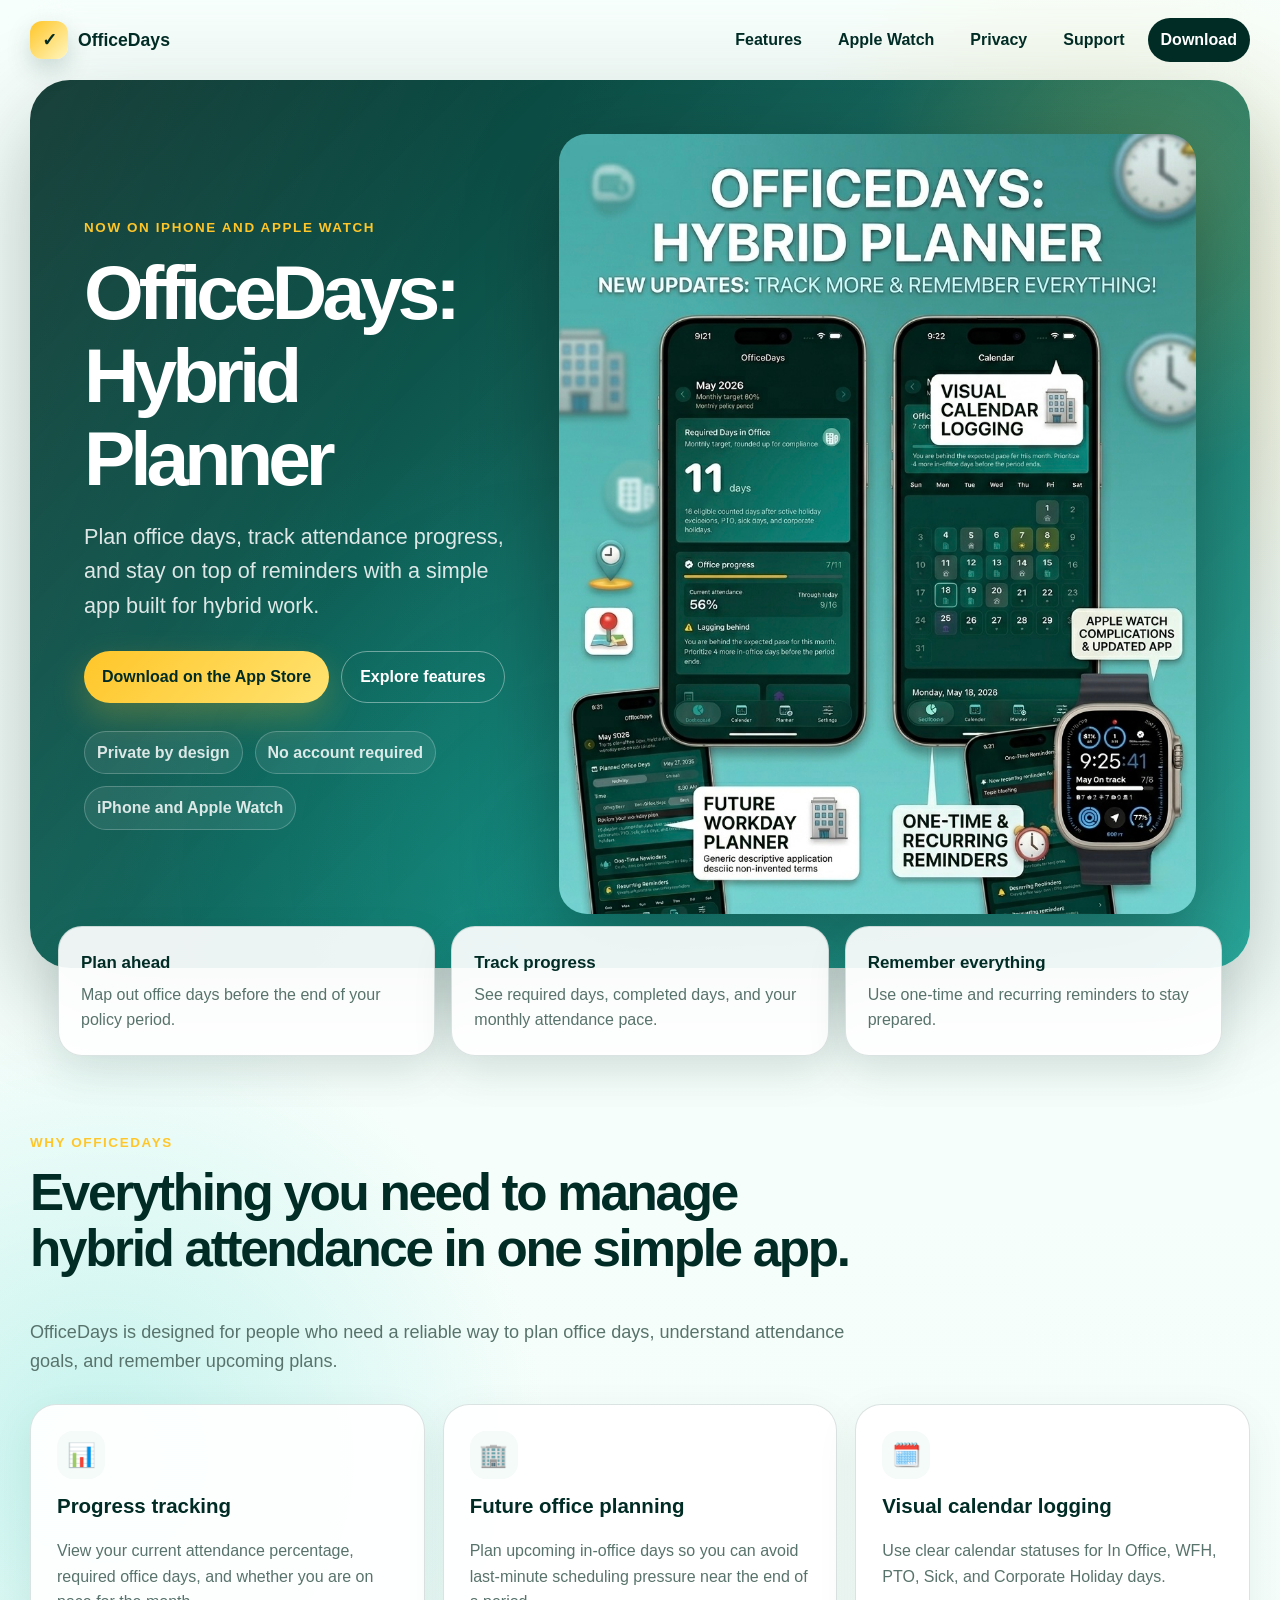
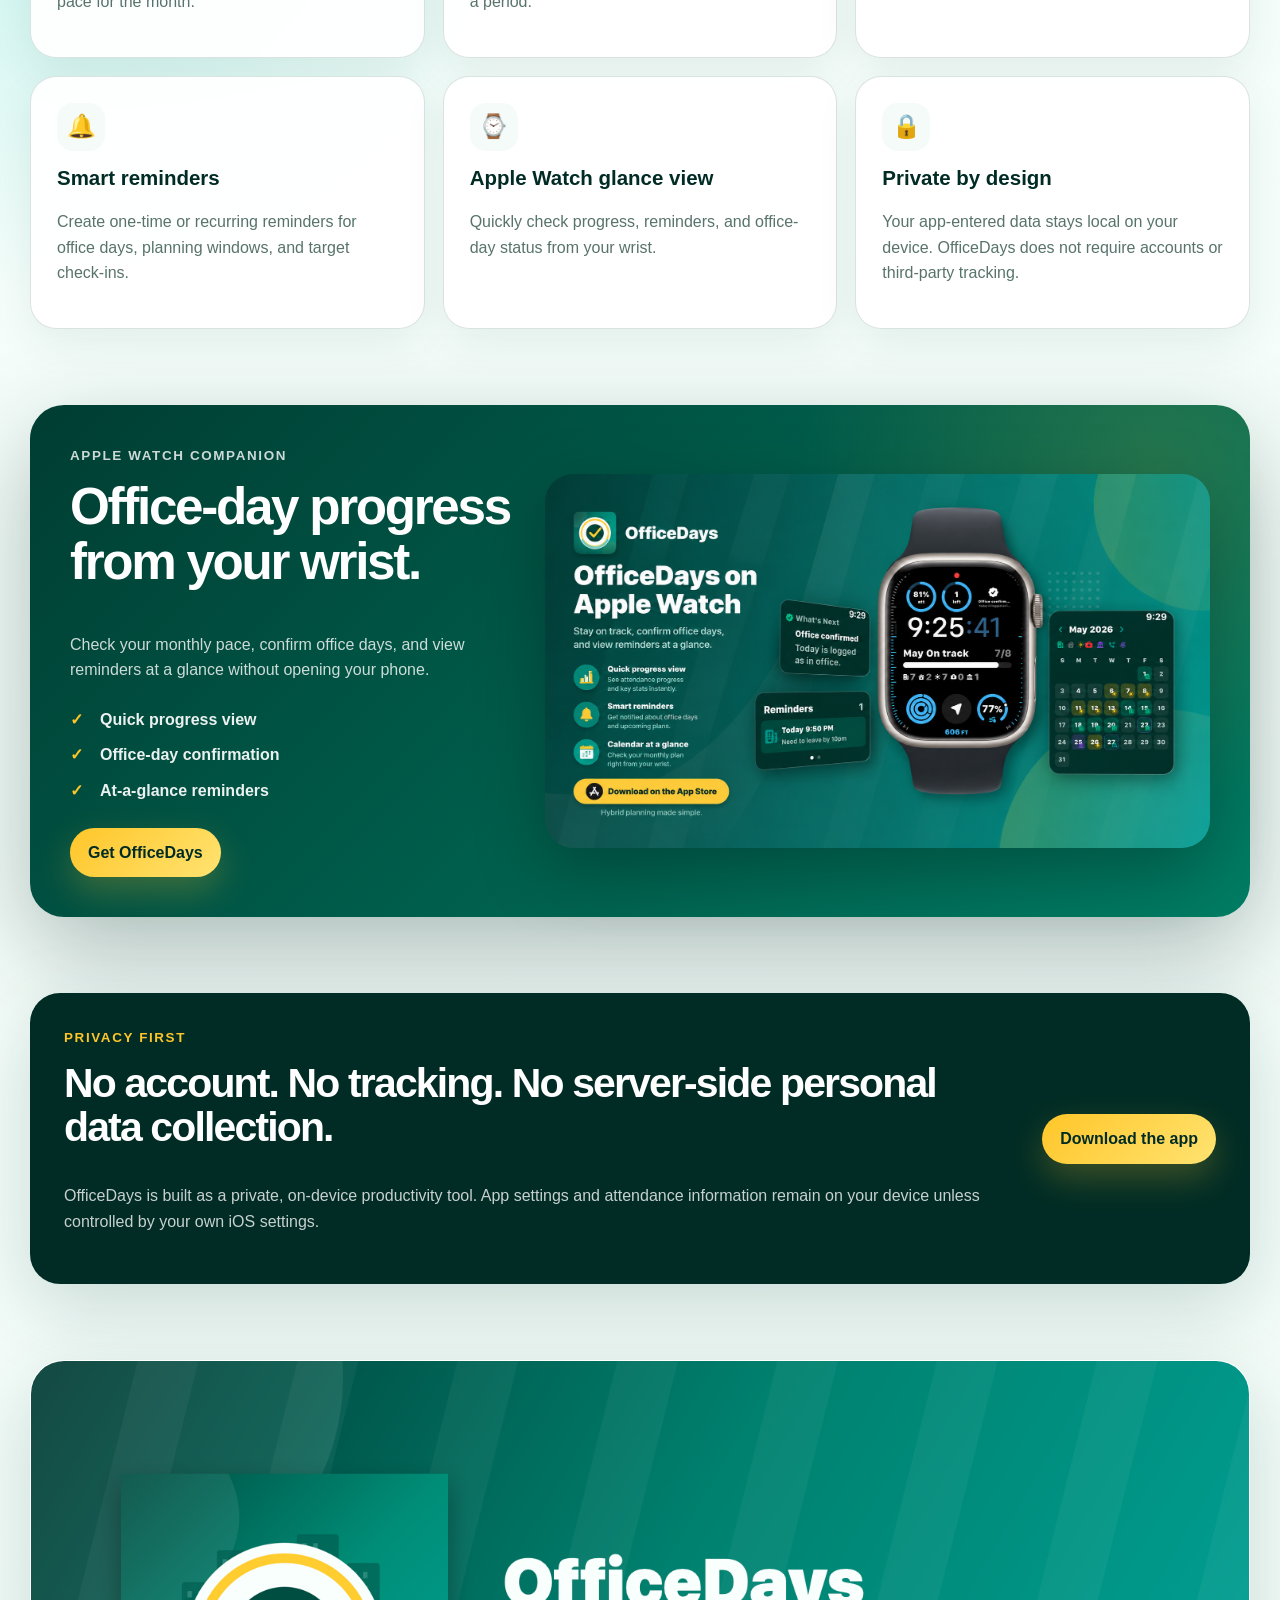
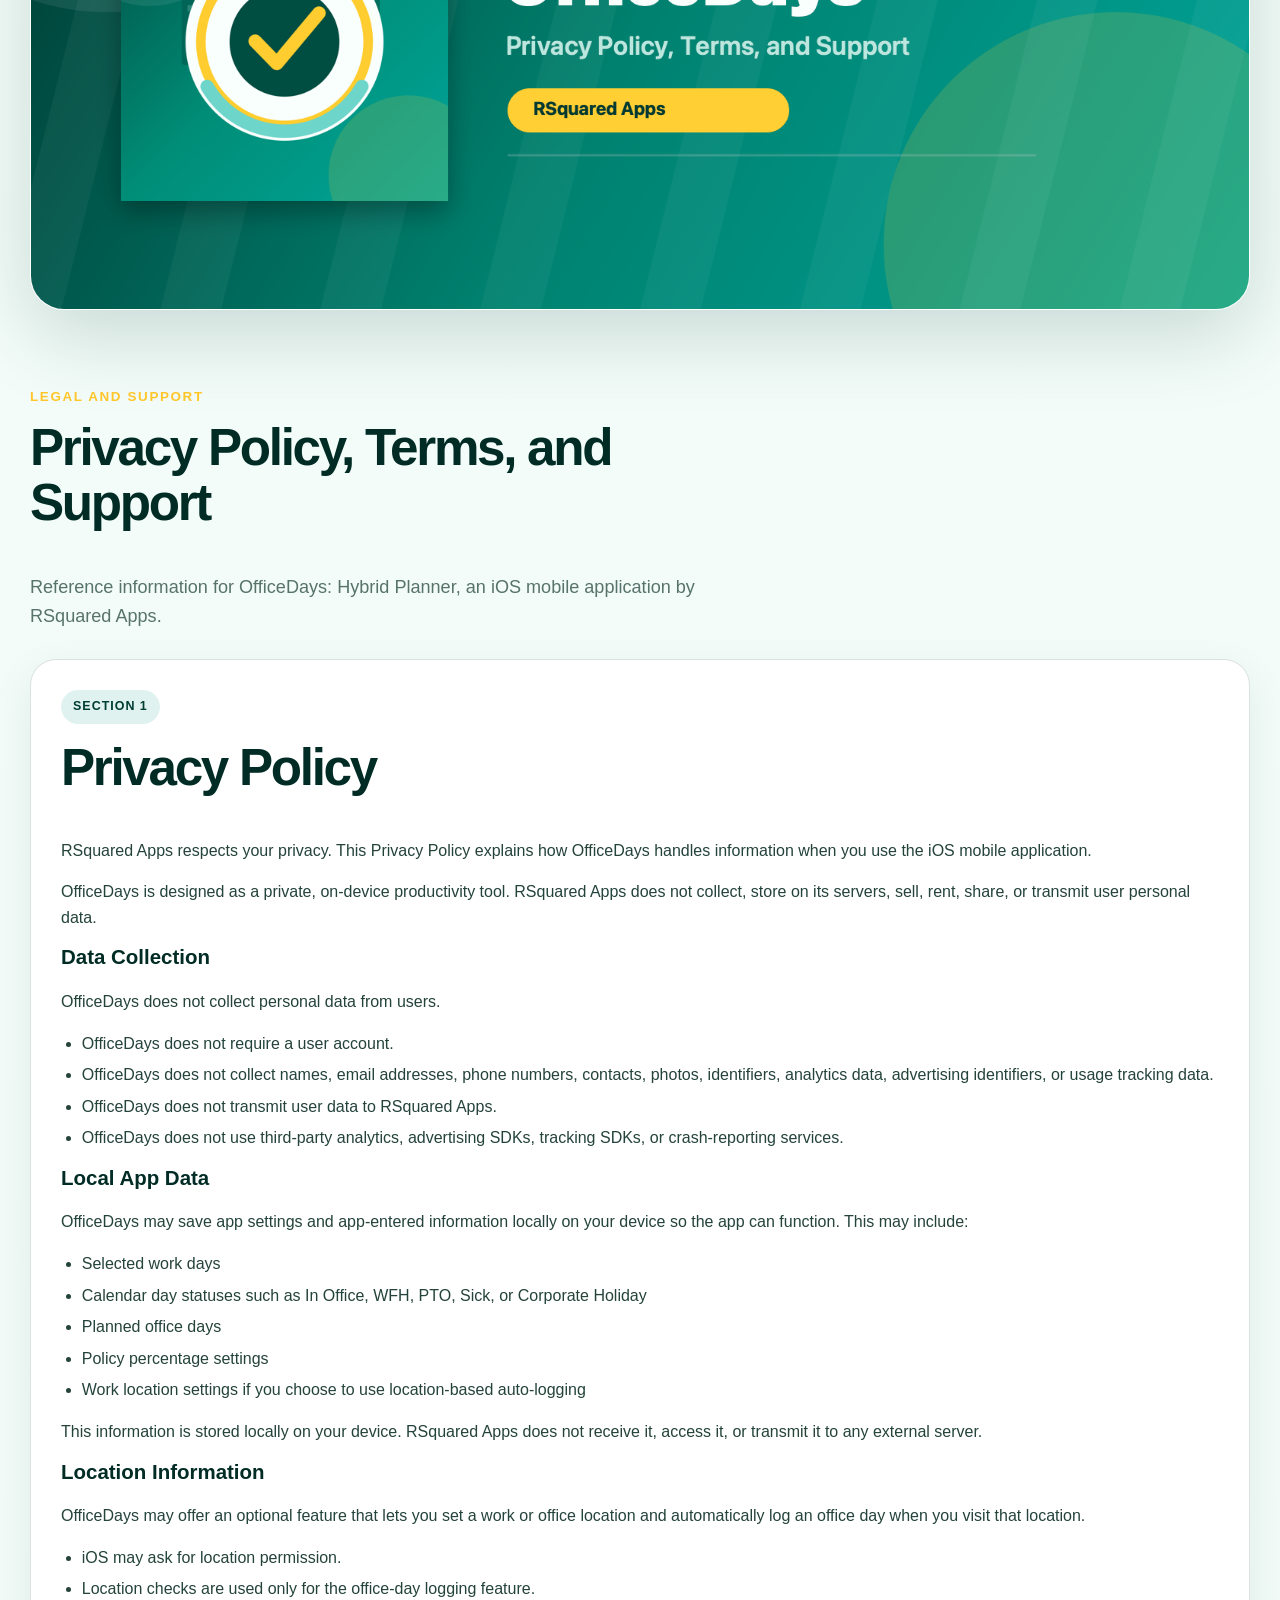
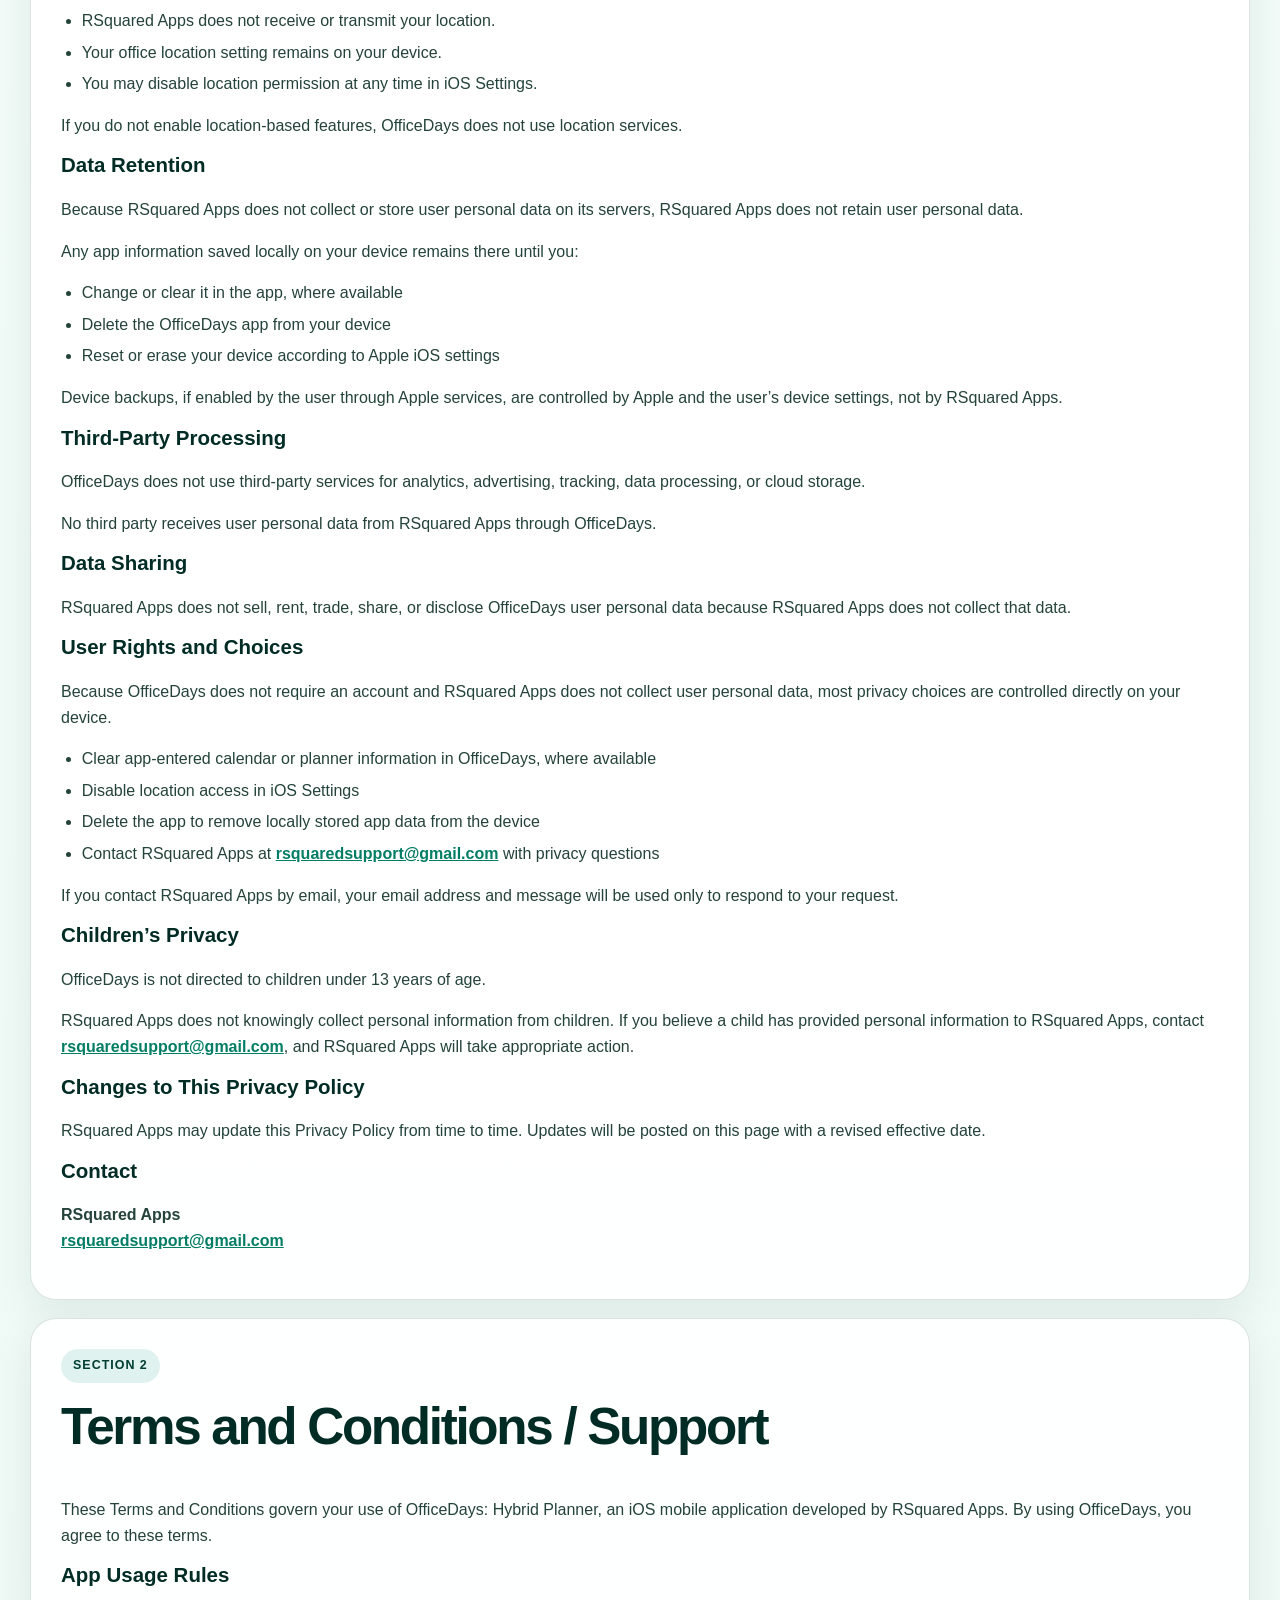
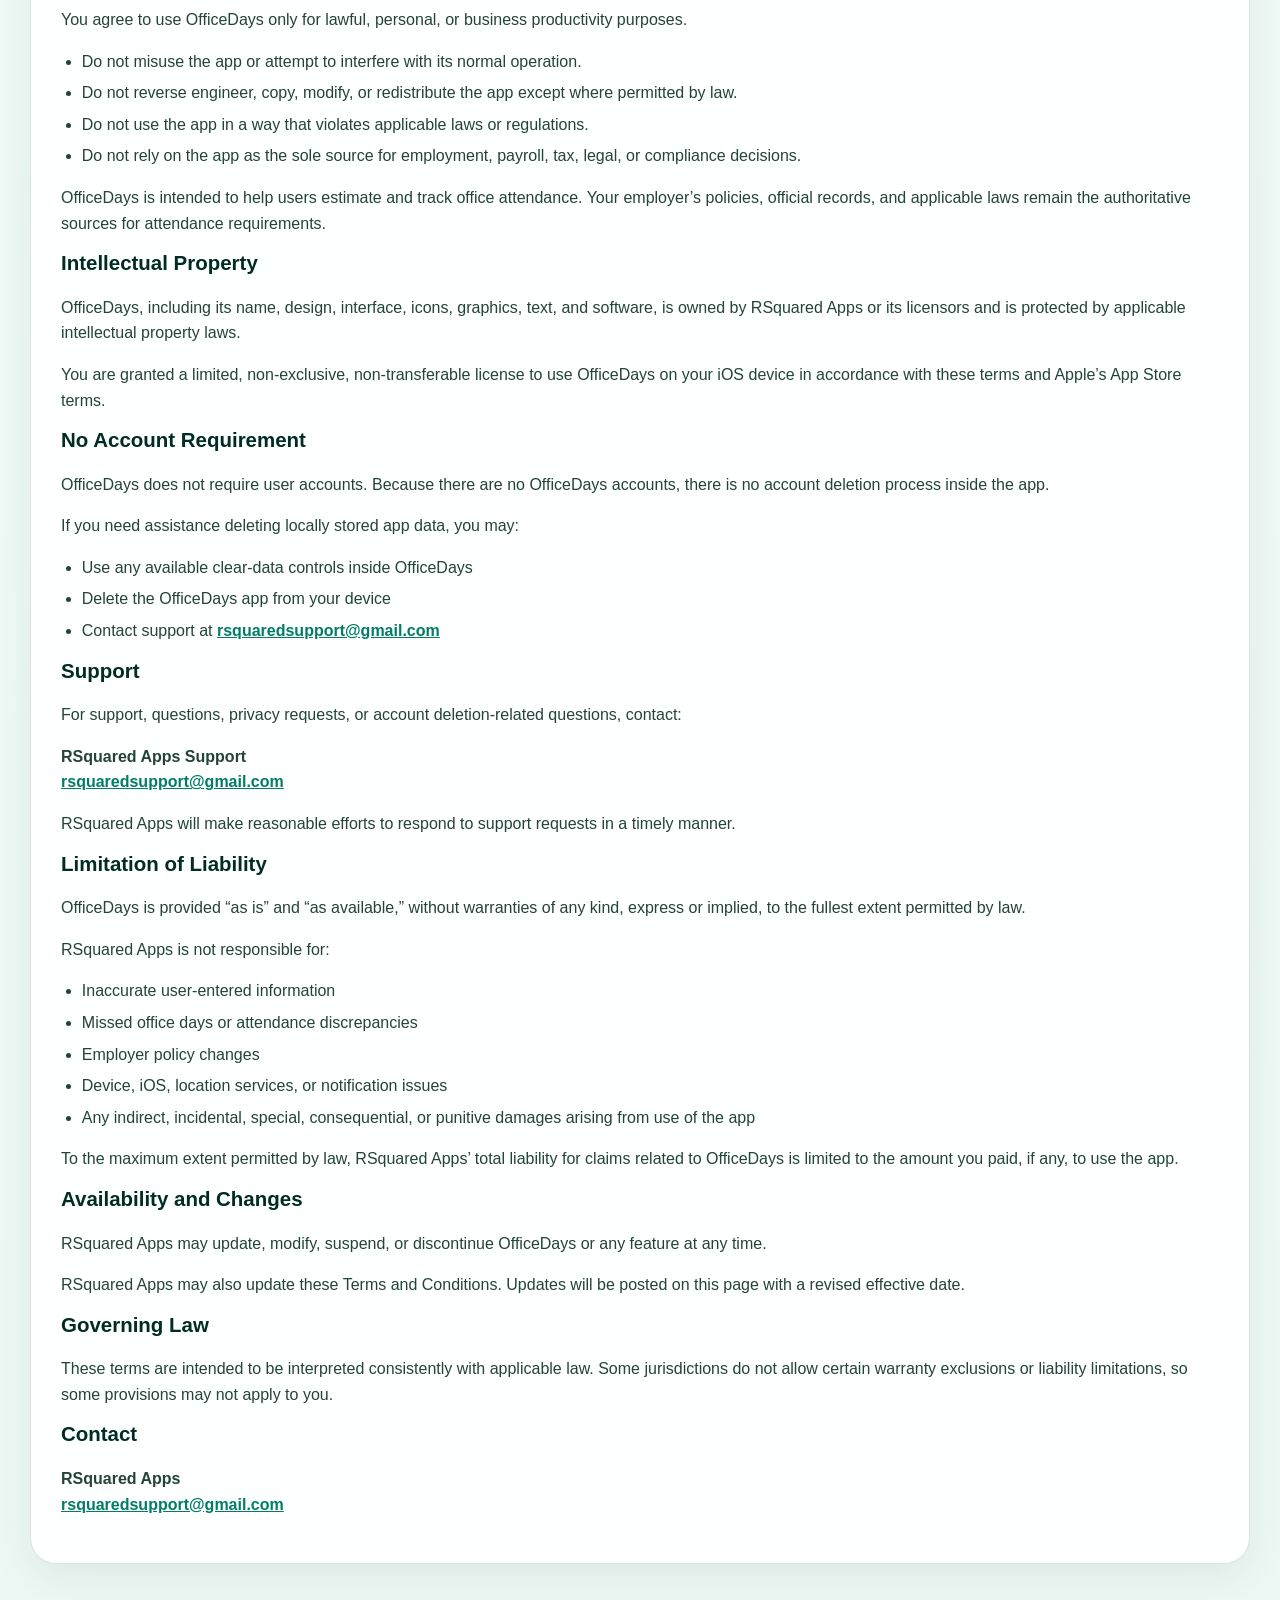
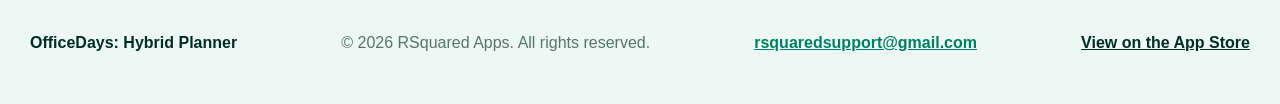
<file: index.html>
<!doctype html>
<html lang="en">
  <head>
    <meta charset="utf-8">
    <meta name="viewport" content="width=device-width, initial-scale=1">
    <title>OfficeDays: Hybrid Planner | iPhone and Apple Watch</title>
    <meta name="description" content="OfficeDays: Hybrid Planner helps hybrid workers plan office days, track attendance goals, view calendar status, and manage reminders from iPhone and Apple Watch.">
    <meta property="og:title" content="OfficeDays: Hybrid Planner">
    <meta property="og:description" content="Plan office days, track attendance, and stay on top of reminders.">
    <meta property="og:image" content="assets/officedays-promo.jpg">
    <meta name="theme-color" content="#003d32">
    <link rel="stylesheet" href="styles.css">
  </head>
  <body>
    <header class="topbar" aria-label="OfficeDays header">
      <a class="brand" href="#top" aria-label="OfficeDays: Hybrid Planner home">
        <span class="brand-mark" aria-hidden="true">✓</span>
        <span>OfficeDays</span>
      </a>
      <nav class="topnav" aria-label="Primary navigation">
        <a href="#features">Features</a>
        <a href="#watch">Apple Watch</a>
        <a href="#privacy-policy">Privacy</a>
        <a href="#terms-and-conditions--support">Support</a>
        <a class="nav-cta" href="https://apps.apple.com/us/app/officedays-hybrid-planner/id6770178891" target="_blank" rel="noopener">Download</a>
      </nav>
    </header>

    <main id="top">
      <section class="hero-shell" aria-label="OfficeDays promotional hero">
        <div class="hero-copy">
          <p class="eyebrow">Now on iPhone and Apple Watch</p>
          <h1>OfficeDays: Hybrid Planner</h1>
          <p class="hero-lede">Plan office days, track attendance progress, and stay on top of reminders with a simple app built for hybrid work.</p>
          <div class="hero-actions">
            <a class="button primary" href="https://apps.apple.com/us/app/officedays-hybrid-planner/id6770178891" target="_blank" rel="noopener">Download on the App Store</a>
            <a class="button secondary" href="#features">Explore features</a>
          </div>
          <div class="trust-row" aria-label="OfficeDays highlights">
            <span>Private by design</span>
            <span>No account required</span>
            <span>iPhone and Apple Watch</span>
          </div>
        </div>
        <div class="hero-art" aria-label="OfficeDays app preview">
          <img src="assets/officedays-promo.jpg" alt="OfficeDays: Hybrid Planner promotional screenshots showing visual calendar logging, future workday planning, reminders, and Apple Watch support">
        </div>
      </section>

      <section class="quick-stats" aria-label="OfficeDays product highlights">
        <div>
          <strong>Plan ahead</strong>
          <span>Map out office days before the end of your policy period.</span>
        </div>
        <div>
          <strong>Track progress</strong>
          <span>See required days, completed days, and your monthly attendance pace.</span>
        </div>
        <div>
          <strong>Remember everything</strong>
          <span>Use one-time and recurring reminders to stay prepared.</span>
        </div>
      </section>

      <section class="section" id="features">
        <div class="section-heading">
          <p class="eyebrow">Why OfficeDays</p>
          <h2>Everything you need to manage hybrid attendance in one simple app.</h2>
          <p>OfficeDays is designed for people who need a reliable way to plan office days, understand attendance goals, and remember upcoming plans.</p>
        </div>
        <div class="feature-grid">
          <article class="feature-card">
            <span class="icon" aria-hidden="true">📊</span>
            <h3>Progress tracking</h3>
            <p>View your current attendance percentage, required office days, and whether you are on pace for the month.</p>
          </article>
          <article class="feature-card">
            <span class="icon" aria-hidden="true">🏢</span>
            <h3>Future office planning</h3>
            <p>Plan upcoming in-office days so you can avoid last-minute scheduling pressure near the end of a period.</p>
          </article>
          <article class="feature-card">
            <span class="icon" aria-hidden="true">🗓️</span>
            <h3>Visual calendar logging</h3>
            <p>Use clear calendar statuses for In Office, WFH, PTO, Sick, and Corporate Holiday days.</p>
          </article>
          <article class="feature-card">
            <span class="icon" aria-hidden="true">🔔</span>
            <h3>Smart reminders</h3>
            <p>Create one-time or recurring reminders for office days, planning windows, and target check-ins.</p>
          </article>
          <article class="feature-card">
            <span class="icon" aria-hidden="true">⌚</span>
            <h3>Apple Watch glance view</h3>
            <p>Quickly check progress, reminders, and office-day status from your wrist.</p>
          </article>
          <article class="feature-card">
            <span class="icon" aria-hidden="true">🔒</span>
            <h3>Private by design</h3>
            <p>Your app-entered data stays local on your device. OfficeDays does not require accounts or third-party tracking.</p>
          </article>
        </div>
      </section>

      <section class="watch-section" id="watch" aria-label="OfficeDays Apple Watch support">
        <div class="watch-copy">
          <p class="eyebrow">Apple Watch companion</p>
          <h2>Office-day progress from your wrist.</h2>
          <p>Check your monthly pace, confirm office days, and view reminders at a glance without opening your phone.</p>
          <ul class="check-list">
            <li>Quick progress view</li>
            <li>Office-day confirmation</li>
            <li>At-a-glance reminders</li>
          </ul>
          <a class="button primary" href="https://apps.apple.com/us/app/officedays-hybrid-planner/id6770178891" target="_blank" rel="noopener">Get OfficeDays</a>
        </div>
        <div class="watch-art">
          <img src="assets/officedays-watch-hero.png" alt="OfficeDays on Apple Watch promotional graphic showing progress, reminders, and calendar support">
        </div>
      </section>

      <section class="privacy-banner" aria-label="Privacy summary">
        <div>
          <p class="eyebrow">Privacy first</p>
          <h2>No account. No tracking. No server-side personal data collection.</h2>
          <p>OfficeDays is built as a private, on-device productivity tool. App settings and attendance information remain on your device unless controlled by your own iOS settings.</p>
        </div>
        <a class="button primary" href="https://apps.apple.com/us/app/officedays-hybrid-planner/id6770178891" target="_blank" rel="noopener">Download the app</a>
      </section>

      <section class="legal-hero" aria-label="OfficeDays legal and support hero">
        <img src="assets/officedays-legal-hero.png" alt="OfficeDays legal, privacy policy, terms, and support promotional graphic">
      </section>

      <section class="section legal-section" aria-label="OfficeDays legal information">
        <div class="section-heading narrow">
          <p class="eyebrow">Legal and support</p>
          <h2>Privacy Policy, Terms, and Support</h2>
          <p>Reference information for OfficeDays: Hybrid Planner, an iOS mobile application by RSquared Apps.</p>
        </div>

        <section class="legal-card" id="privacy-policy">
          <span class="section-label">Section 1</span>
          <h2>Privacy Policy</h2>
          <p>RSquared Apps respects your privacy. This Privacy Policy explains how OfficeDays handles information when you use the iOS mobile application.</p>
          <p>OfficeDays is designed as a private, on-device productivity tool. RSquared Apps does not collect, store on its servers, sell, rent, share, or transmit user personal data.</p>

          <h3>Data Collection</h3>
          <p>OfficeDays does not collect personal data from users.</p>
          <ul>
            <li>OfficeDays does not require a user account.</li>
            <li>OfficeDays does not collect names, email addresses, phone numbers, contacts, photos, identifiers, analytics data, advertising identifiers, or usage tracking data.</li>
            <li>OfficeDays does not transmit user data to RSquared Apps.</li>
            <li>OfficeDays does not use third-party analytics, advertising SDKs, tracking SDKs, or crash-reporting services.</li>
          </ul>

          <h3>Local App Data</h3>
          <p>OfficeDays may save app settings and app-entered information locally on your device so the app can function. This may include:</p>
          <ul>
            <li>Selected work days</li>
            <li>Calendar day statuses such as In Office, WFH, PTO, Sick, or Corporate Holiday</li>
            <li>Planned office days</li>
            <li>Policy percentage settings</li>
            <li>Work location settings if you choose to use location-based auto-logging</li>
          </ul>
          <p>This information is stored locally on your device. RSquared Apps does not receive it, access it, or transmit it to any external server.</p>

          <h3>Location Information</h3>
          <p>OfficeDays may offer an optional feature that lets you set a work or office location and automatically log an office day when you visit that location.</p>
          <ul>
            <li>iOS may ask for location permission.</li>
            <li>Location checks are used only for the office-day logging feature.</li>
            <li>RSquared Apps does not receive or transmit your location.</li>
            <li>Your office location setting remains on your device.</li>
            <li>You may disable location permission at any time in iOS Settings.</li>
          </ul>
          <p>If you do not enable location-based features, OfficeDays does not use location services.</p>

          <h3>Data Retention</h3>
          <p>Because RSquared Apps does not collect or store user personal data on its servers, RSquared Apps does not retain user personal data.</p>
          <p>Any app information saved locally on your device remains there until you:</p>
          <ul>
            <li>Change or clear it in the app, where available</li>
            <li>Delete the OfficeDays app from your device</li>
            <li>Reset or erase your device according to Apple iOS settings</li>
          </ul>
          <p>Device backups, if enabled by the user through Apple services, are controlled by Apple and the user’s device settings, not by RSquared Apps.</p>

          <h3>Third-Party Processing</h3>
          <p>OfficeDays does not use third-party services for analytics, advertising, tracking, data processing, or cloud storage.</p>
          <p>No third party receives user personal data from RSquared Apps through OfficeDays.</p>

          <h3>Data Sharing</h3>
          <p>RSquared Apps does not sell, rent, trade, share, or disclose OfficeDays user personal data because RSquared Apps does not collect that data.</p>

          <h3>User Rights and Choices</h3>
          <p>Because OfficeDays does not require an account and RSquared Apps does not collect user personal data, most privacy choices are controlled directly on your device.</p>
          <ul>
            <li>Clear app-entered calendar or planner information in OfficeDays, where available</li>
            <li>Disable location access in iOS Settings</li>
            <li>Delete the app to remove locally stored app data from the device</li>
            <li>Contact RSquared Apps at <a href="mailto:rsquaredsupport@gmail.com">rsquaredsupport@gmail.com</a> with privacy questions</li>
          </ul>
          <p>If you contact RSquared Apps by email, your email address and message will be used only to respond to your request.</p>

          <h3>Children’s Privacy</h3>
          <p>OfficeDays is not directed to children under 13 years of age.</p>
          <p>RSquared Apps does not knowingly collect personal information from children. If you believe a child has provided personal information to RSquared Apps, contact <a href="mailto:rsquaredsupport@gmail.com">rsquaredsupport@gmail.com</a>, and RSquared Apps will take appropriate action.</p>

          <h3>Changes to This Privacy Policy</h3>
          <p>RSquared Apps may update this Privacy Policy from time to time. Updates will be posted on this page with a revised effective date.</p>

          <h3>Contact</h3>
          <p><strong>RSquared Apps</strong><br><a href="mailto:rsquaredsupport@gmail.com">rsquaredsupport@gmail.com</a></p>
        </section>

        <section class="legal-card" id="terms-and-conditions--support">
          <span class="section-label">Section 2</span>
          <h2>Terms and Conditions / Support</h2>
          <p>These Terms and Conditions govern your use of OfficeDays: Hybrid Planner, an iOS mobile application developed by RSquared Apps. By using OfficeDays, you agree to these terms.</p>

          <h3>App Usage Rules</h3>
          <p>You agree to use OfficeDays only for lawful, personal, or business productivity purposes.</p>
          <ul>
            <li>Do not misuse the app or attempt to interfere with its normal operation.</li>
            <li>Do not reverse engineer, copy, modify, or redistribute the app except where permitted by law.</li>
            <li>Do not use the app in a way that violates applicable laws or regulations.</li>
            <li>Do not rely on the app as the sole source for employment, payroll, tax, legal, or compliance decisions.</li>
          </ul>
          <p>OfficeDays is intended to help users estimate and track office attendance. Your employer’s policies, official records, and applicable laws remain the authoritative sources for attendance requirements.</p>

          <h3>Intellectual Property</h3>
          <p>OfficeDays, including its name, design, interface, icons, graphics, text, and software, is owned by RSquared Apps or its licensors and is protected by applicable intellectual property laws.</p>
          <p>You are granted a limited, non-exclusive, non-transferable license to use OfficeDays on your iOS device in accordance with these terms and Apple’s App Store terms.</p>

          <h3>No Account Requirement</h3>
          <p>OfficeDays does not require user accounts. Because there are no OfficeDays accounts, there is no account deletion process inside the app.</p>
          <p>If you need assistance deleting locally stored app data, you may:</p>
          <ul>
            <li>Use any available clear-data controls inside OfficeDays</li>
            <li>Delete the OfficeDays app from your device</li>
            <li>Contact support at <a href="mailto:rsquaredsupport@gmail.com">rsquaredsupport@gmail.com</a></li>
          </ul>

          <h3>Support</h3>
          <p>For support, questions, privacy requests, or account deletion-related questions, contact:</p>
          <p><strong>RSquared Apps Support</strong><br><a href="mailto:rsquaredsupport@gmail.com">rsquaredsupport@gmail.com</a></p>
          <p>RSquared Apps will make reasonable efforts to respond to support requests in a timely manner.</p>

          <h3>Limitation of Liability</h3>
          <p>OfficeDays is provided “as is” and “as available,” without warranties of any kind, express or implied, to the fullest extent permitted by law.</p>
          <p>RSquared Apps is not responsible for:</p>
          <ul>
            <li>Inaccurate user-entered information</li>
            <li>Missed office days or attendance discrepancies</li>
            <li>Employer policy changes</li>
            <li>Device, iOS, location services, or notification issues</li>
            <li>Any indirect, incidental, special, consequential, or punitive damages arising from use of the app</li>
          </ul>
          <p>To the maximum extent permitted by law, RSquared Apps’ total liability for claims related to OfficeDays is limited to the amount you paid, if any, to use the app.</p>

          <h3>Availability and Changes</h3>
          <p>RSquared Apps may update, modify, suspend, or discontinue OfficeDays or any feature at any time.</p>
          <p>RSquared Apps may also update these Terms and Conditions. Updates will be posted on this page with a revised effective date.</p>

          <h3>Governing Law</h3>
          <p>These terms are intended to be interpreted consistently with applicable law. Some jurisdictions do not allow certain warranty exclusions or liability limitations, so some provisions may not apply to you.</p>

          <h3>Contact</h3>
          <p><strong>RSquared Apps</strong><br><a href="mailto:rsquaredsupport@gmail.com">rsquaredsupport@gmail.com</a></p>
        </section>
      </section>
    </main>

    <footer class="footer">
      <strong>OfficeDays: Hybrid Planner</strong>
      <span>© 2026 RSquared Apps. All rights reserved.</span>
      <a href="mailto:rsquaredsupport@gmail.com">rsquaredsupport@gmail.com</a>
      <a class="footer-store-link" href="https://apps.apple.com/us/app/officedays-hybrid-planner/id6770178891" target="_blank" rel="noopener">View on the App Store</a>
    </footer>
  </body>
</html>
</file>
<file: styles.css>
:root {
  color-scheme: light;
  --ink: #08261f;
  --muted: #58736b;
  --bg: #edf8f4;
  --surface: #ffffff;
  --surface-soft: #f4fbf8;
  --green-950: #002c25;
  --green-900: #003d32;
  --green-700: #007d64;
  --green-500: #009687;
  --aqua: #00c6b8;
  --yellow: #ffc629;
  --line: rgba(0, 61, 50, 0.14);
  --shadow: 0 24px 80px rgba(0, 61, 50, 0.18);
  --shadow-deep: 0 34px 100px rgba(0, 36, 31, 0.30);
}

* { box-sizing: border-box; }
html { scroll-behavior: smooth; }
body {
  margin: 0;
  color: var(--ink);
  font-family: -apple-system, BlinkMacSystemFont, "Segoe UI", sans-serif;
  line-height: 1.6;
  background:
    radial-gradient(circle at 86% 4%, rgba(255, 198, 41, 0.18), transparent 24rem),
    radial-gradient(circle at 8% 18%, rgba(0, 198, 184, 0.20), transparent 28rem),
    linear-gradient(180deg, #f7fffc 0%, var(--bg) 100%);
}

a { color: var(--green-700); font-weight: 800; }
img { max-width: 100%; height: auto; }

.topbar {
  position: sticky;
  top: 0;
  z-index: 10;
  display: flex;
  align-items: center;
  justify-content: space-between;
  gap: 18px;
  width: min(1220px, calc(100% - 32px));
  margin: 0 auto;
  padding: 18px 0;
  backdrop-filter: blur(18px);
}

.brand,
.topnav {
  display: flex;
  align-items: center;
  gap: 10px;
}

.brand {
  color: var(--green-950);
  font-size: 1.1rem;
  font-weight: 900;
  text-decoration: none;
}

.brand-mark {
  display: inline-grid;
  width: 38px;
  height: 38px;
  place-items: center;
  border-radius: 12px;
  background: linear-gradient(135deg, var(--yellow), #fff6be);
  color: var(--green-950);
  box-shadow: 0 10px 24px rgba(0, 61, 50, 0.18);
}

.topnav { flex-wrap: wrap; justify-content: flex-end; }
.topnav a {
  padding: 9px 13px;
  border-radius: 999px;
  color: var(--green-950);
  text-decoration: none;
}
.topnav a:hover { background: rgba(0, 150, 135, 0.10); }
.topnav .nav-cta { background: var(--green-950); color: #fff; }

main,
.footer {
  width: min(1220px, calc(100% - 32px));
  margin: 0 auto;
}

.hero-shell {
  display: grid;
  grid-template-columns: 0.82fr 1.18fr;
  align-items: center;
  gap: 32px;
  min-height: 720px;
  padding: 54px;
  border-radius: 40px;
  overflow: hidden;
  position: relative;
  background:
    radial-gradient(circle at 92% 12%, rgba(255, 198, 41, 0.20), transparent 18rem),
    radial-gradient(circle at 44% 88%, rgba(0, 198, 184, 0.22), transparent 28rem),
    linear-gradient(135deg, rgba(0, 44, 37, 0.98), rgba(0, 150, 135, 0.88));
  box-shadow: var(--shadow-deep);
}

.hero-shell::before {
  content: "";
  position: absolute;
  inset: 0;
  pointer-events: none;
  background: linear-gradient(110deg, rgba(255,255,255,0.08), transparent 32%, rgba(255,255,255,0.05));
}

.hero-copy,
.hero-art { position: relative; z-index: 1; }
.hero-copy { color: #fff; }

.eyebrow {
  margin: 0 0 12px;
  color: var(--yellow);
  font-size: 0.84rem;
  font-weight: 900;
  letter-spacing: 0.12em;
  text-transform: uppercase;
}

h1,
h2,
h3 { margin-top: 0; line-height: 1.08; }
h1 {
  max-width: 680px;
  margin-bottom: 20px;
  font-size: clamp(3rem, 6vw, 6.25rem);
  letter-spacing: -0.065em;
}
h2 {
  color: var(--green-950);
  font-size: clamp(2rem, 4vw, 4rem);
  letter-spacing: -0.045em;
}
h3 { color: var(--green-950); font-size: 1.28rem; }

.hero-lede {
  max-width: 610px;
  margin: 0 0 28px;
  color: rgba(255,255,255,0.86);
  font-size: clamp(1.08rem, 2vw, 1.35rem);
}

.hero-actions,
.trust-row { display: flex; flex-wrap: wrap; gap: 12px; }
.button {
  display: inline-flex;
  min-height: 48px;
  align-items: center;
  justify-content: center;
  padding: 12px 18px;
  border-radius: 999px;
  font-weight: 900;
  text-decoration: none;
  transition: transform 180ms ease, box-shadow 180ms ease, background 180ms ease;
}
.button:hover { transform: translateY(-2px); }
.button.primary {
  background: linear-gradient(135deg, var(--yellow), #ffe371);
  color: var(--green-950);
  box-shadow: 0 14px 34px rgba(255, 198, 41, 0.24);
}
.button.secondary { border: 1px solid rgba(255,255,255,0.40); color: #fff; }

.trust-row { margin-top: 28px; color: rgba(255,255,255,0.84); font-weight: 800; }
.trust-row span {
  padding: 8px 12px;
  border: 1px solid rgba(255,255,255,0.22);
  border-radius: 999px;
  background: rgba(255,255,255,0.08);
}

.hero-art {
  justify-self: end;
  width: min(100%, 680px);
}
.hero-art img {
  display: block;
  width: 100%;
  border-radius: 28px;
  box-shadow: 0 34px 90px rgba(0, 0, 0, 0.34);
}

.quick-stats {
  display: grid;
  grid-template-columns: repeat(3, 1fr);
  gap: 16px;
  margin: -42px auto 76px;
  padding: 0 28px;
  position: relative;
  z-index: 2;
}
.quick-stats div {
  padding: 22px;
  border: 1px solid var(--line);
  border-radius: 24px;
  background: rgba(255,255,255,0.92);
  box-shadow: 0 16px 40px rgba(0, 61, 50, 0.10);
}
.quick-stats strong,
.quick-stats span { display: block; }
.quick-stats strong { margin-bottom: 6px; color: var(--green-950); font-size: 1.06rem; }
.quick-stats span { color: var(--muted); }

.section { margin: 76px 0; }
.section-heading { max-width: 850px; margin-bottom: 28px; }
.section-heading.centered { max-width: 860px; margin-left: auto; margin-right: auto; text-align: center; }
.section-heading p:not(.eyebrow) { color: var(--muted); font-size: 1.13rem; }
.section-heading.narrow { max-width: 720px; }

.showcase-card,
.legal-hero {
  overflow: hidden;
  border-radius: 34px;
  border: 1px solid rgba(255,255,255,0.72);
  box-shadow: var(--shadow);
  background: var(--surface);
}
.showcase-card img,
.legal-hero img { display: block; width: 100%; }

.feature-grid {
  display: grid;
  grid-template-columns: repeat(3, 1fr);
  gap: 18px;
}
.feature-card,
.legal-card {
  border: 1px solid var(--line);
  border-radius: 26px;
  background: rgba(255,255,255,0.94);
  box-shadow: 0 14px 42px rgba(0, 61, 50, 0.08);
}
.feature-card { padding: 26px; }
.feature-card p { color: var(--muted); }
.icon {
  display: inline-grid;
  width: 48px;
  height: 48px;
  place-items: center;
  margin-bottom: 16px;
  border-radius: 16px;
  background: var(--surface-soft);
  font-size: 1.45rem;
}

.watch-section {
  display: grid;
  grid-template-columns: 0.8fr 1.2fr;
  align-items: center;
  gap: 32px;
  margin: 76px 0;
  padding: 40px;
  border-radius: 34px;
  background:
    radial-gradient(circle at 92% 12%, rgba(255, 198, 41, 0.14), transparent 22rem),
    linear-gradient(135deg, #003d32, #007d64);
  box-shadow: var(--shadow-deep);
  color: #fff;
}
.watch-section h2 { color: #fff; }
.watch-section p { color: rgba(255,255,255,0.80); }
.watch-art img {
  display: block;
  width: 100%;
  border-radius: 28px;
  box-shadow: 0 24px 70px rgba(0,0,0,0.28);
}
.check-list {
  display: grid;
  gap: 10px;
  margin: 24px 0;
  padding: 0;
  list-style: none;
}
.check-list li {
  position: relative;
  padding-left: 30px;
  color: rgba(255,255,255,0.92);
  font-weight: 800;
}
.check-list li::before {
  content: "✓";
  position: absolute;
  left: 0;
  color: var(--yellow);
}

.privacy-banner {
  display: grid;
  grid-template-columns: 1fr auto;
  align-items: center;
  gap: 24px;
  margin: 76px 0;
  padding: 34px;
  border-radius: 30px;
  background: var(--green-950);
  color: #fff;
  box-shadow: var(--shadow);
}
.privacy-banner h2 { color: #fff; font-size: clamp(1.8rem, 3.2vw, 3.4rem); }
.privacy-banner p:not(.eyebrow) { color: rgba(255,255,255,0.78); }

.legal-hero { margin: 76px 0 24px; }
.legal-section { margin-bottom: 40px; }
.legal-card {
  margin: 18px 0;
  padding: 30px;
}
.legal-card p,
.legal-card ul { color: #24433b; }
.legal-card ul { padding-left: 1.3rem; }
.legal-card li + li { margin-top: 6px; }
.section-label {
  display: inline-flex;
  margin: 0 0 16px;
  padding: 7px 12px;
  border-radius: 999px;
  background: rgba(0, 150, 135, 0.12);
  color: var(--green-900);
  font-size: 0.78rem;
  font-weight: 900;
  letter-spacing: 0.08em;
  text-transform: uppercase;
}

.footer {
  display: flex;
  flex-wrap: wrap;
  gap: 12px;
  align-items: center;
  justify-content: space-between;
  padding: 26px 0 48px;
  color: var(--muted);
}
.footer strong,
.footer-store-link { color: var(--green-950); font-weight: 900; }

@media (max-width: 1040px) {
  .hero-shell,
  .watch-section { grid-template-columns: 1fr; min-height: auto; padding: 34px; }
  .hero-art { justify-self: start; width: 100%; }
  .quick-stats,
  .feature-grid { grid-template-columns: 1fr; }
  .quick-stats { margin-top: 18px; padding: 0; }
  .privacy-banner { grid-template-columns: 1fr; }
}

@media (max-width: 680px) {
  .topbar { position: static; align-items: flex-start; flex-direction: column; }
  .topnav { justify-content: flex-start; }
  .topnav a { padding-left: 10px; padding-right: 10px; }
  .hero-shell,
  .watch-section { padding: 24px; border-radius: 24px; }
  h1 { font-size: clamp(2.7rem, 15vw, 4.4rem); }
  .hero-actions .button,
  .privacy-banner .button,
  .watch-section .button { width: 100%; }
  .legal-card,
  .feature-card,
  .privacy-banner { padding: 22px; border-radius: 22px; }
}
</file>
